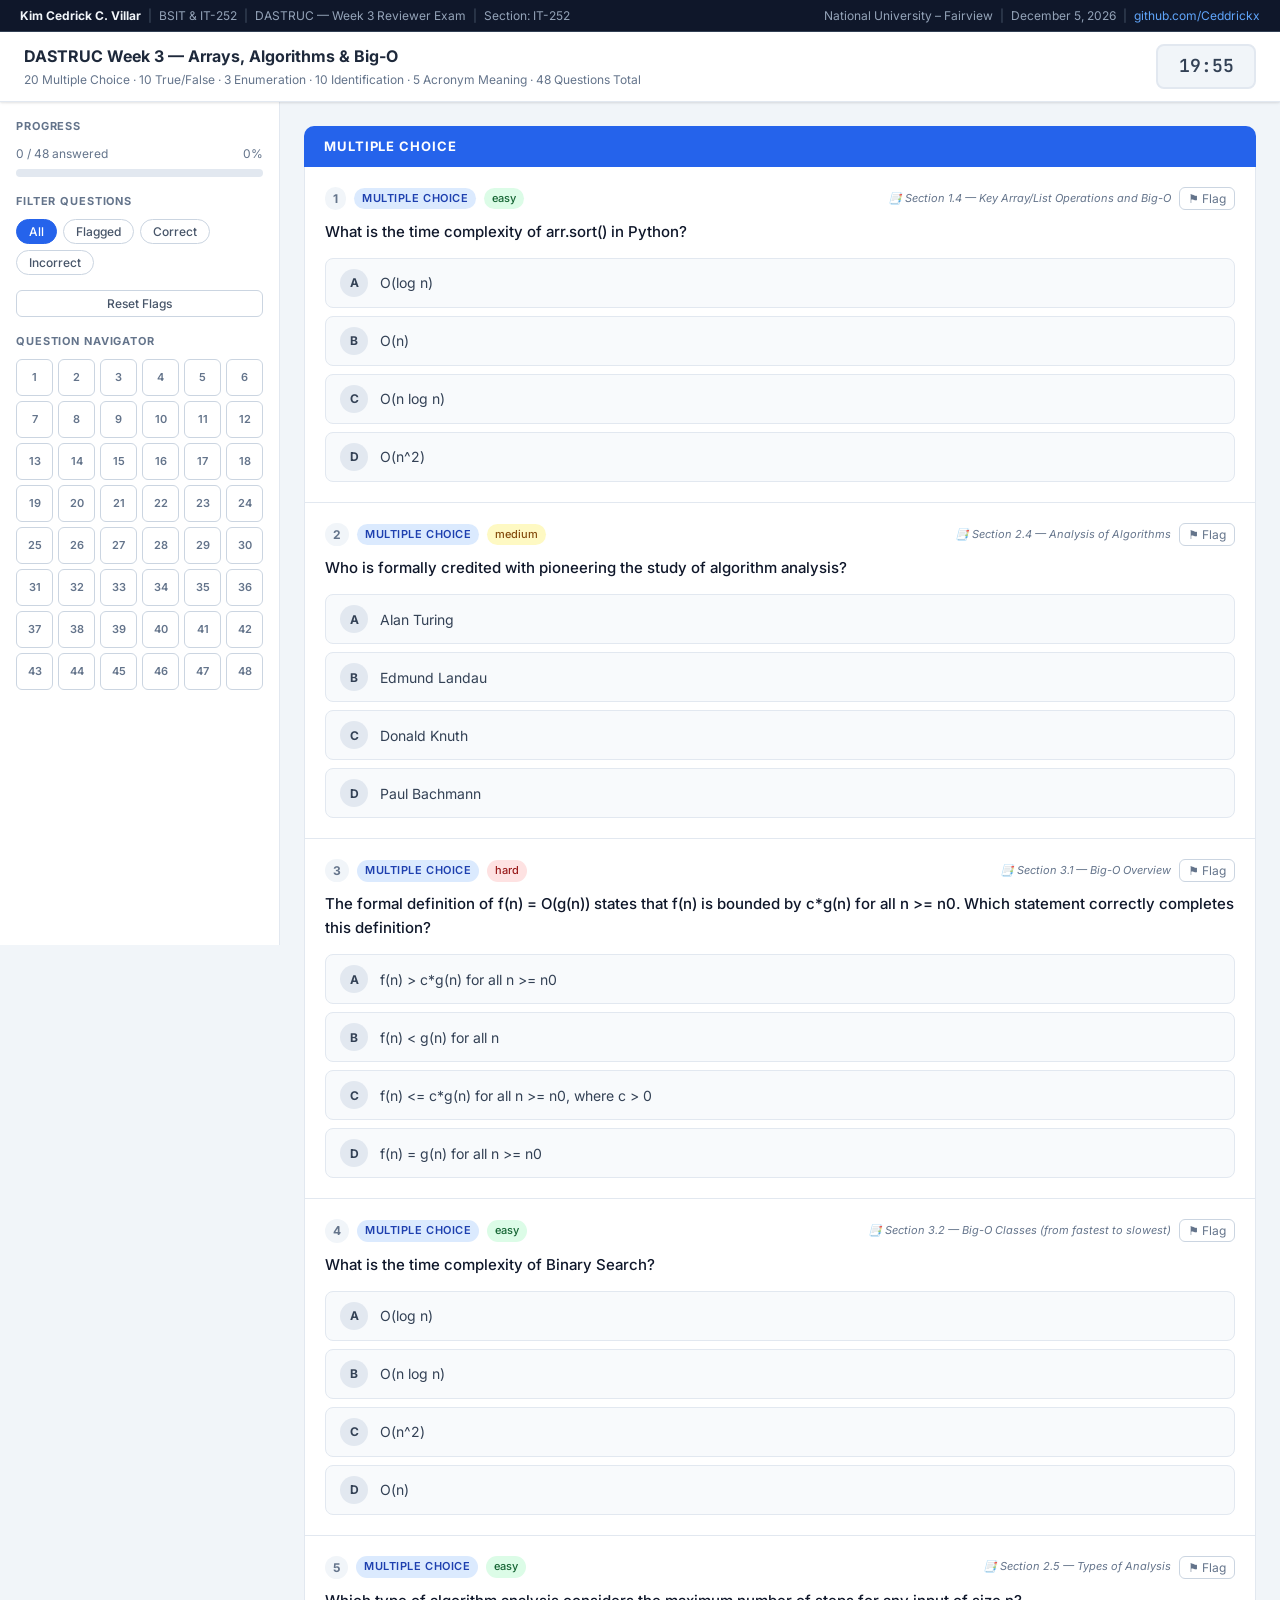
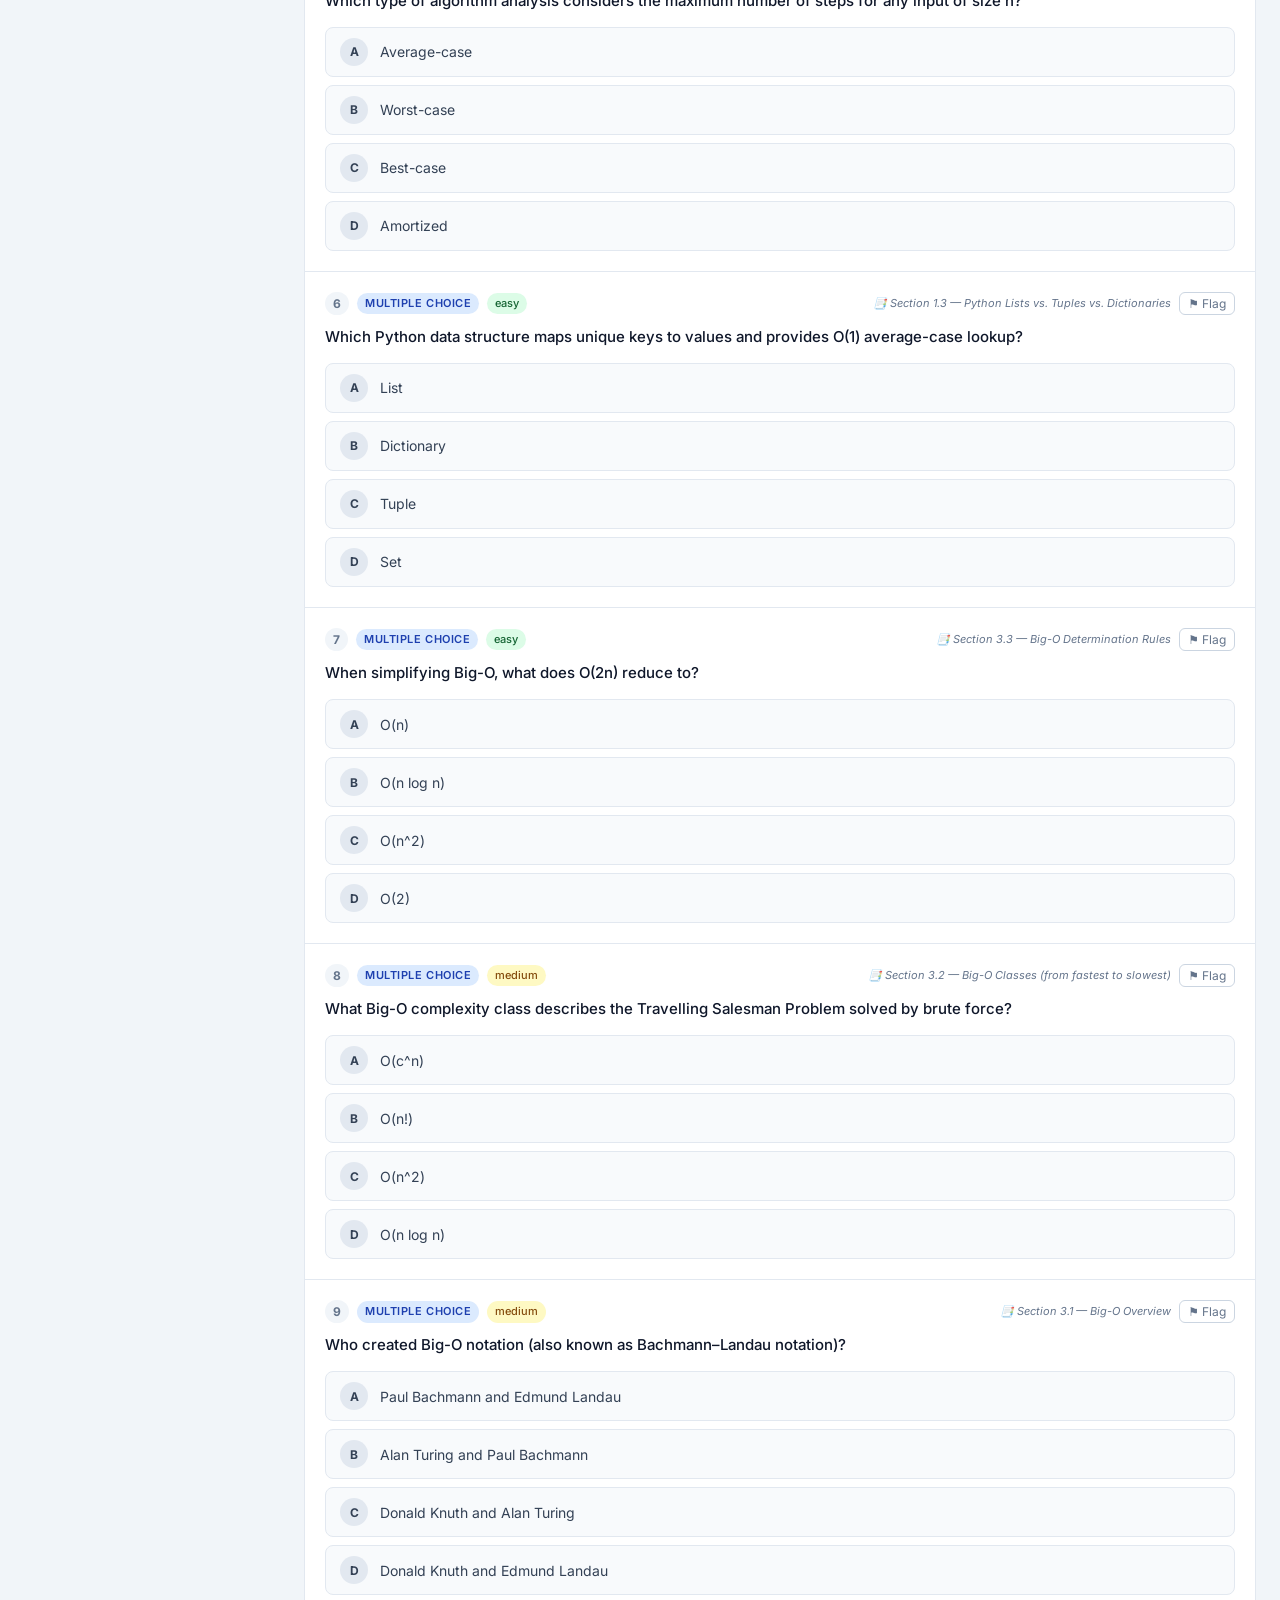
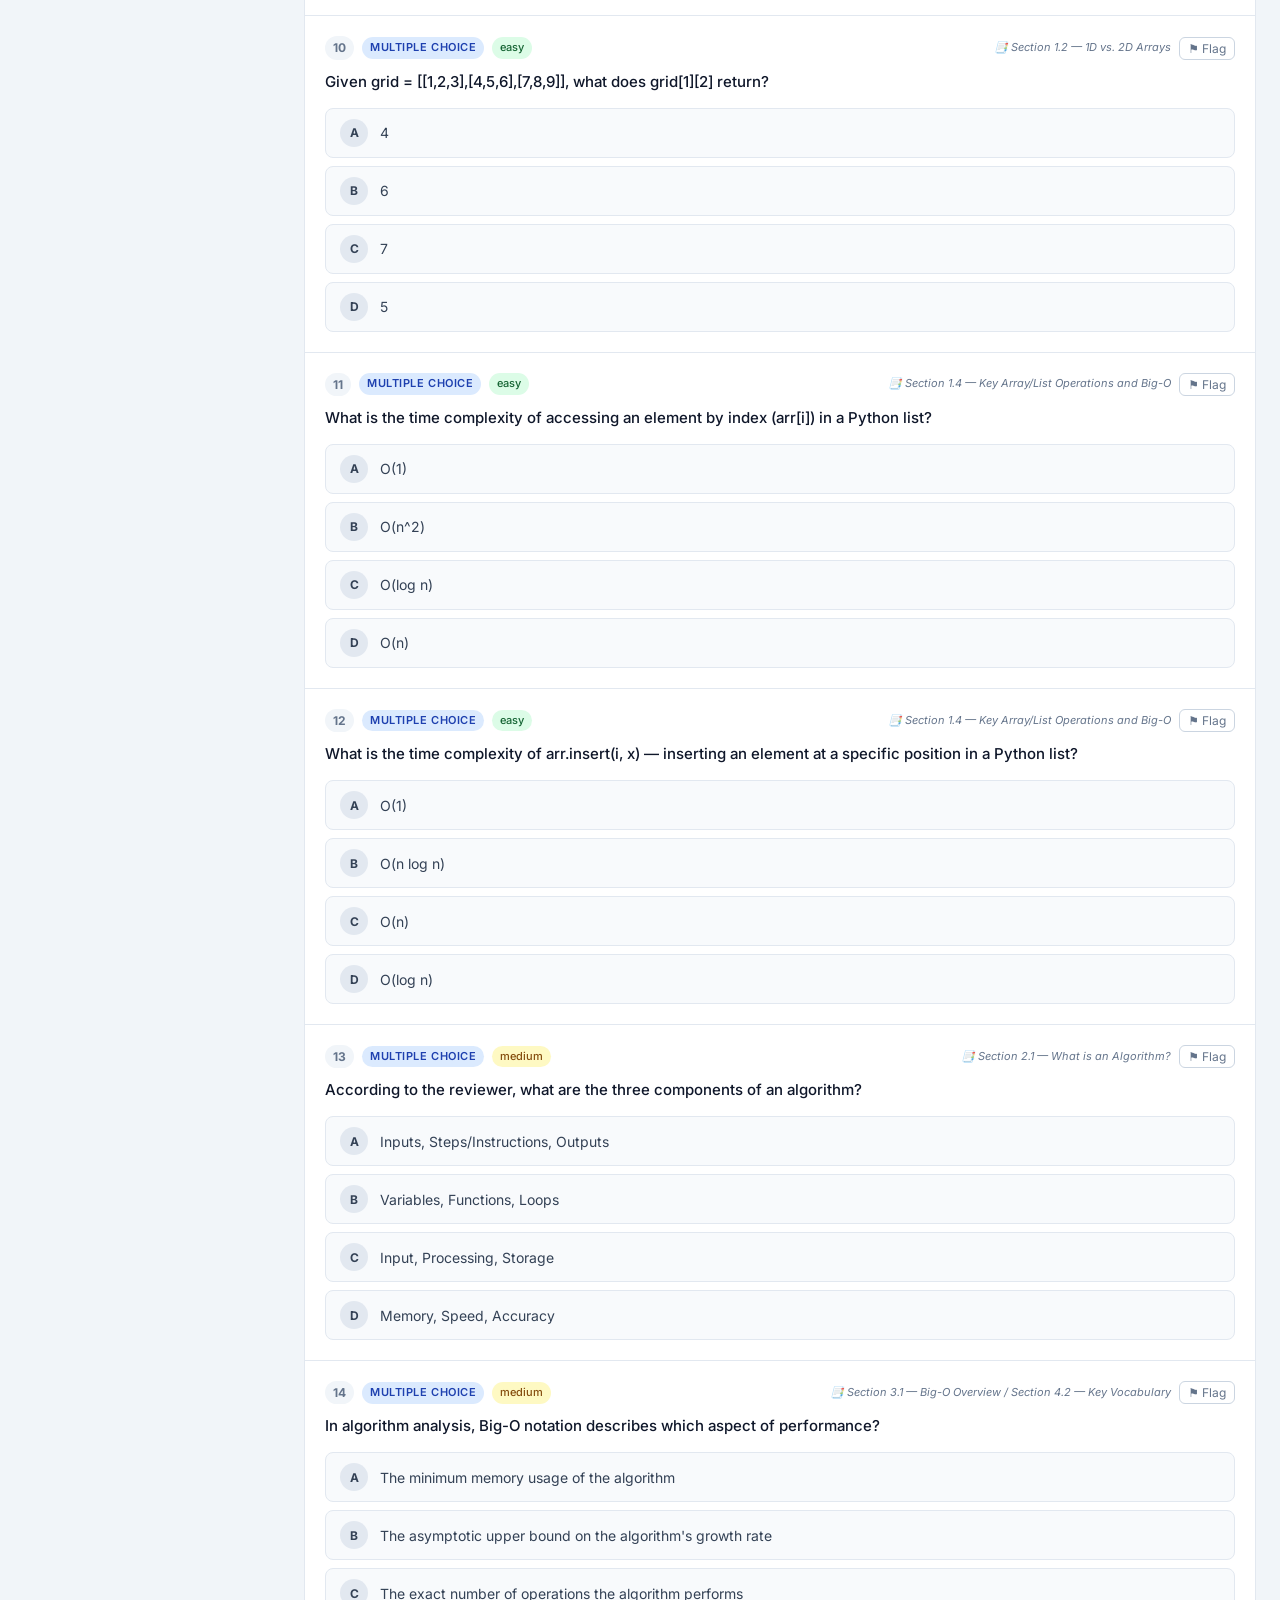
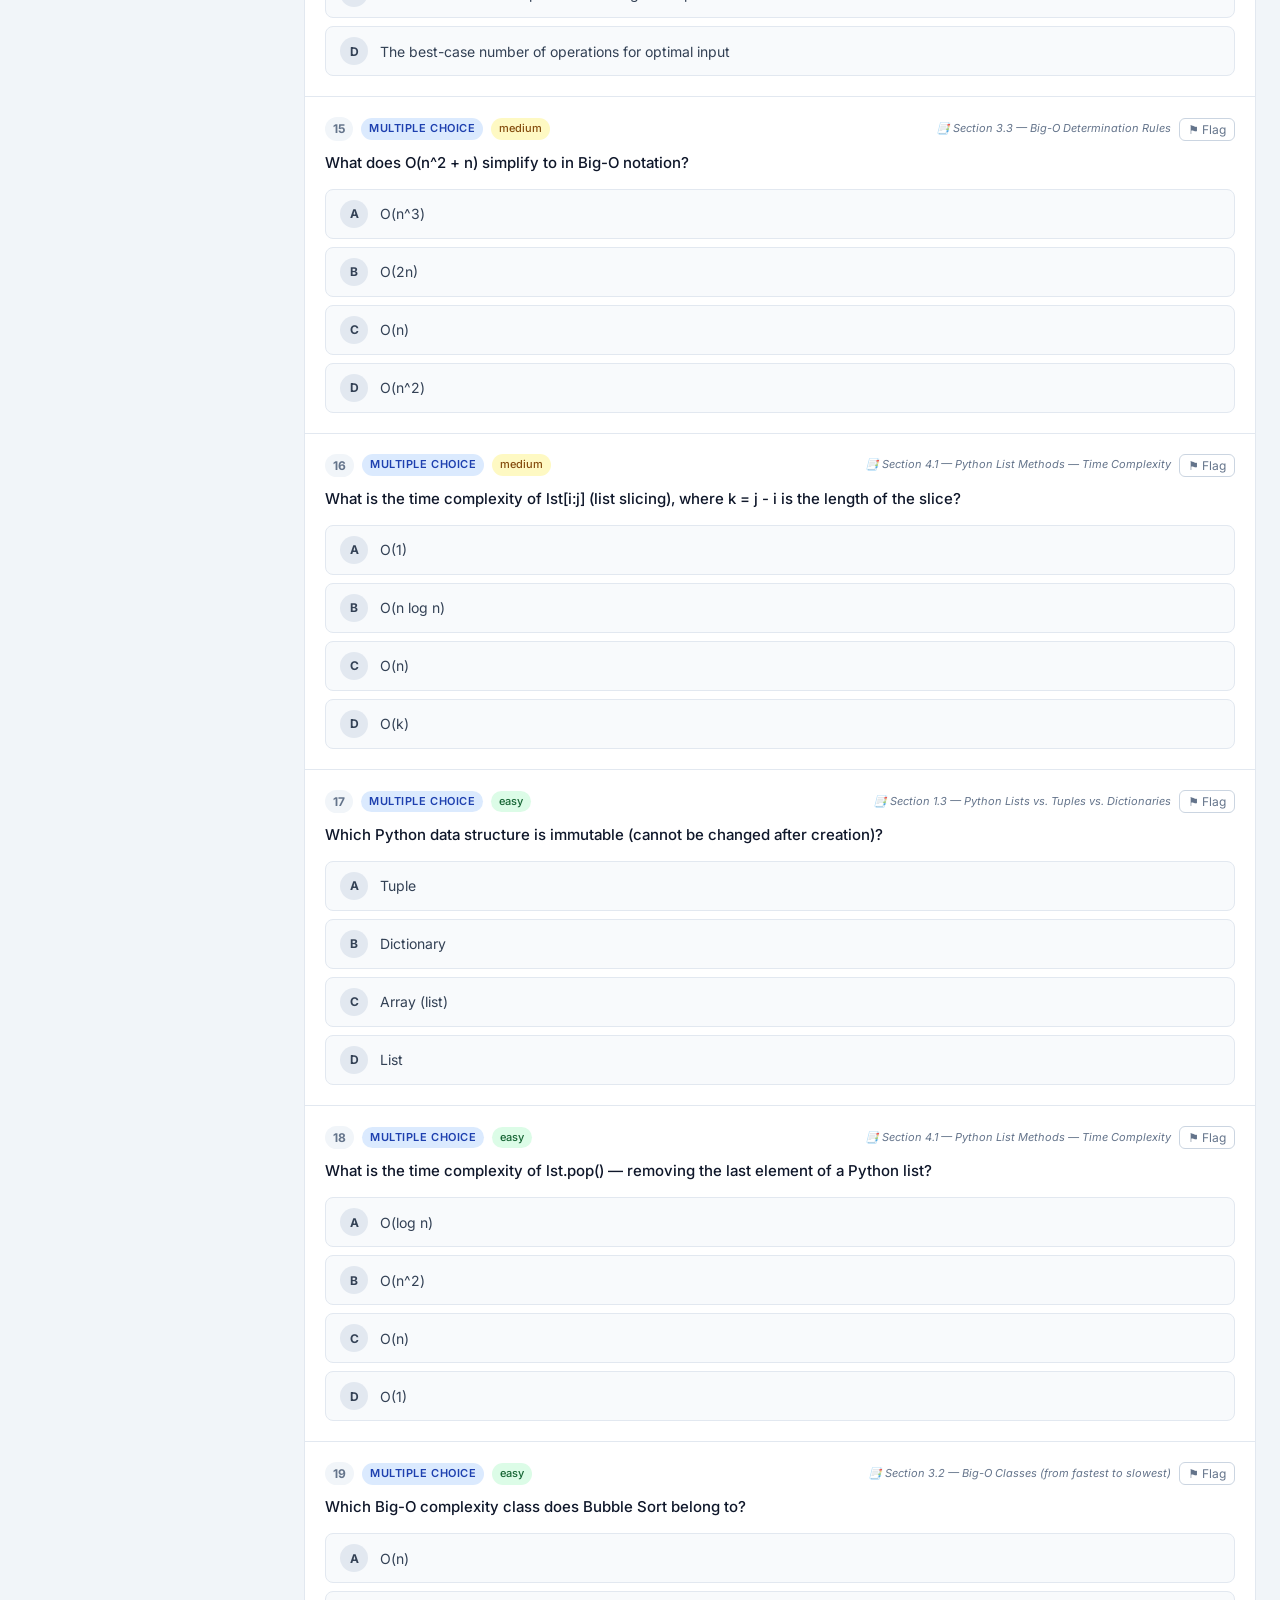
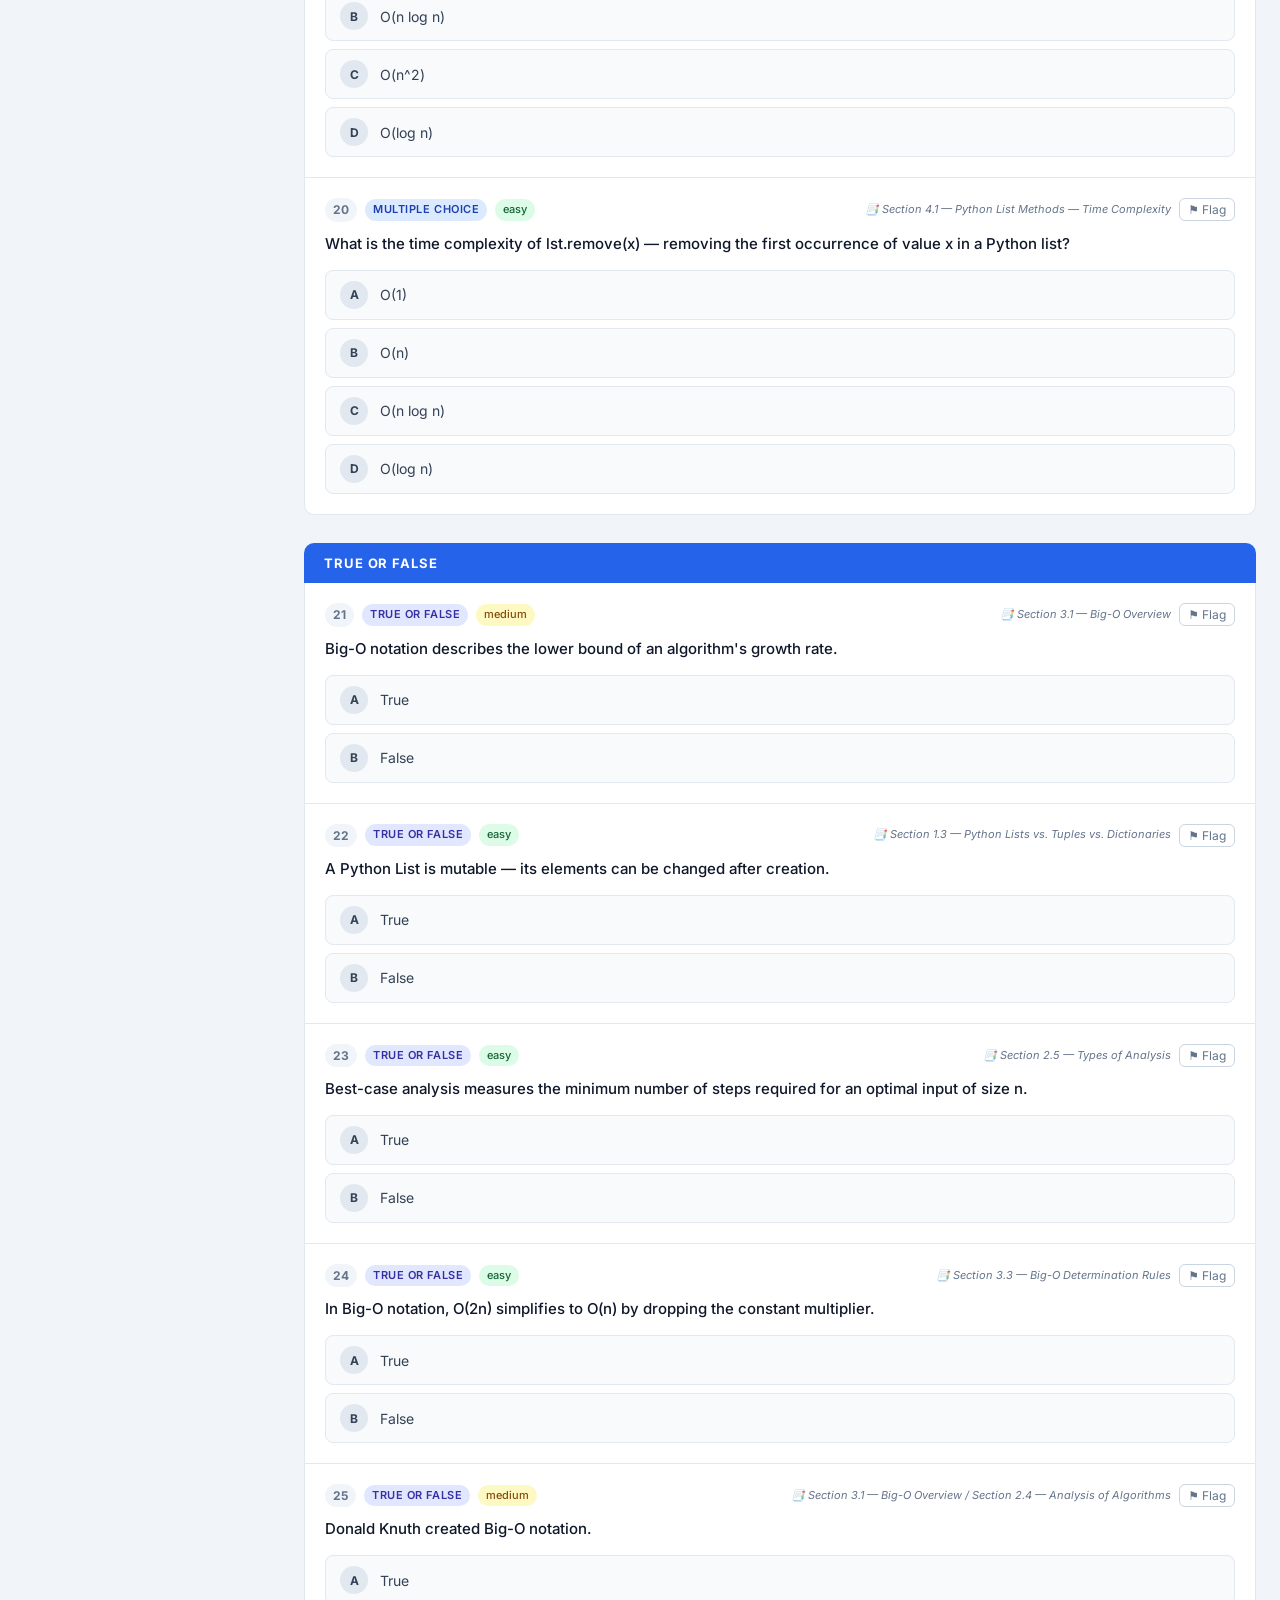
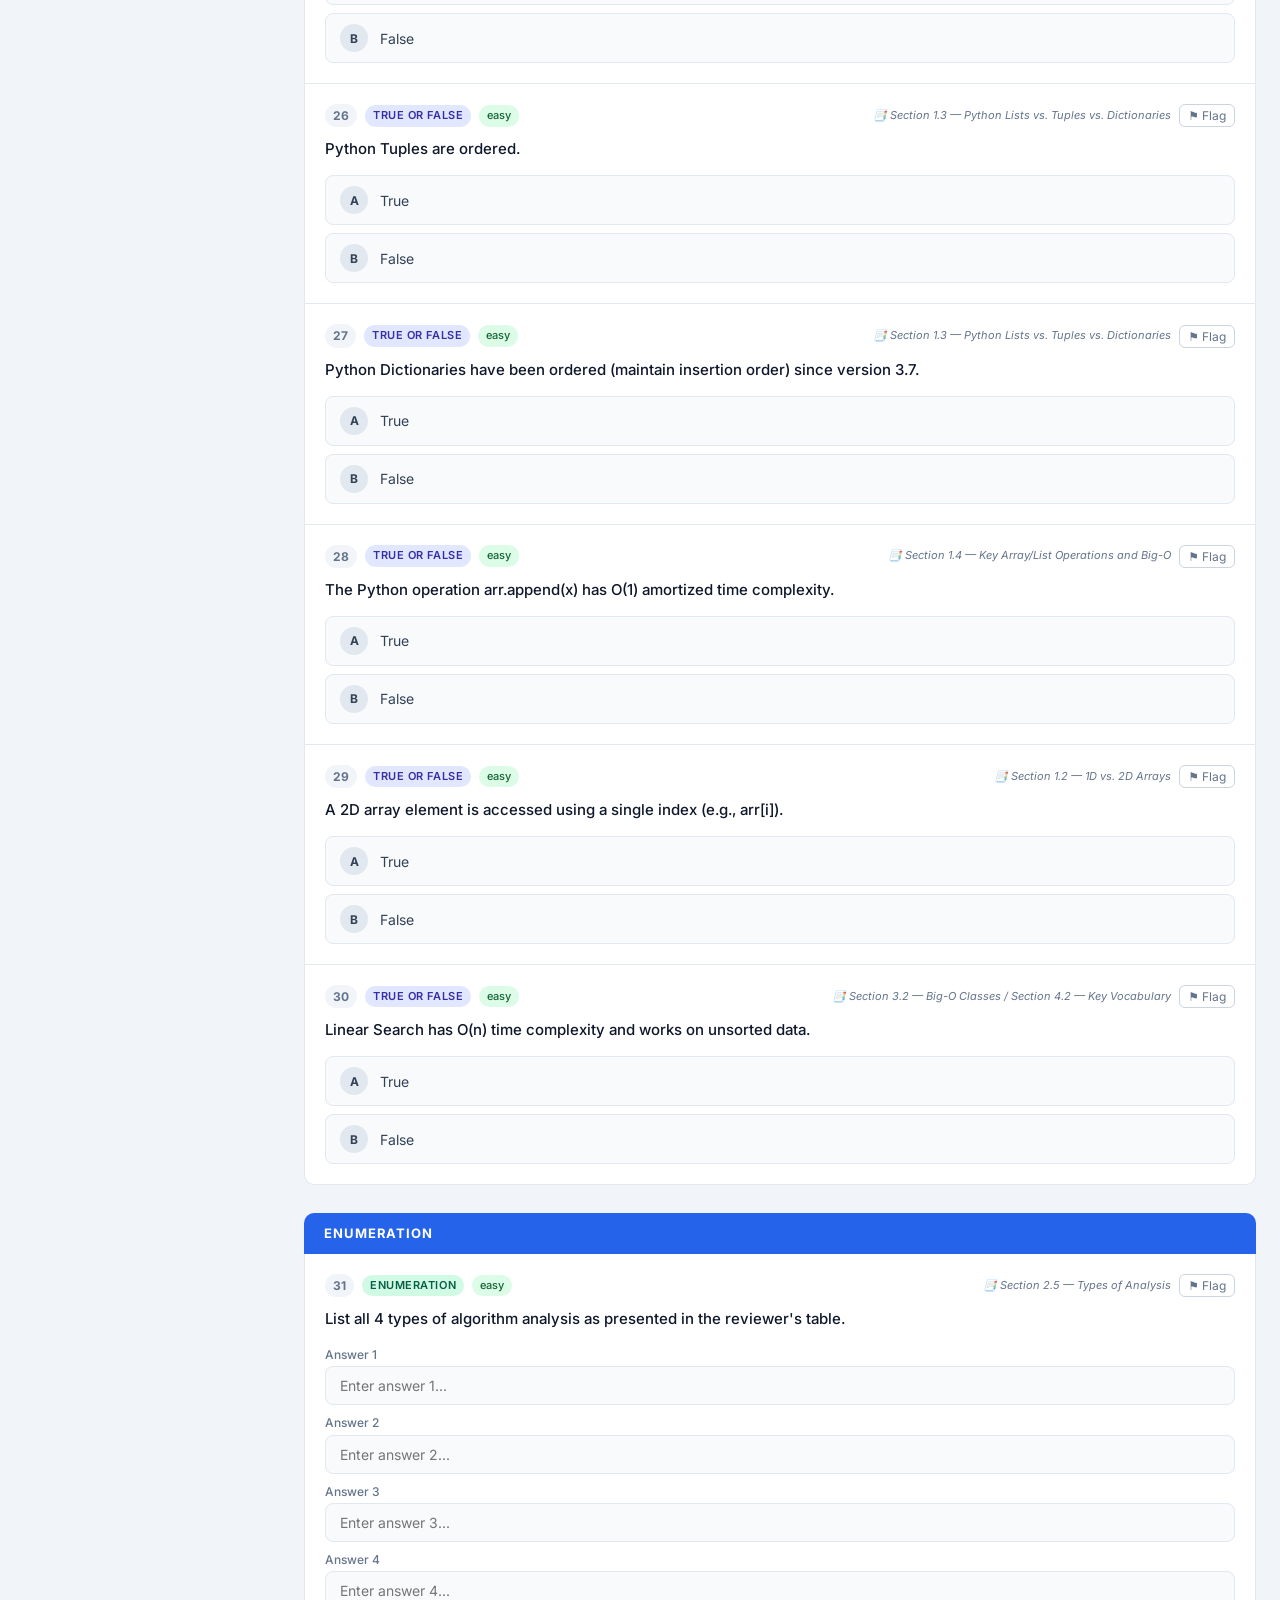
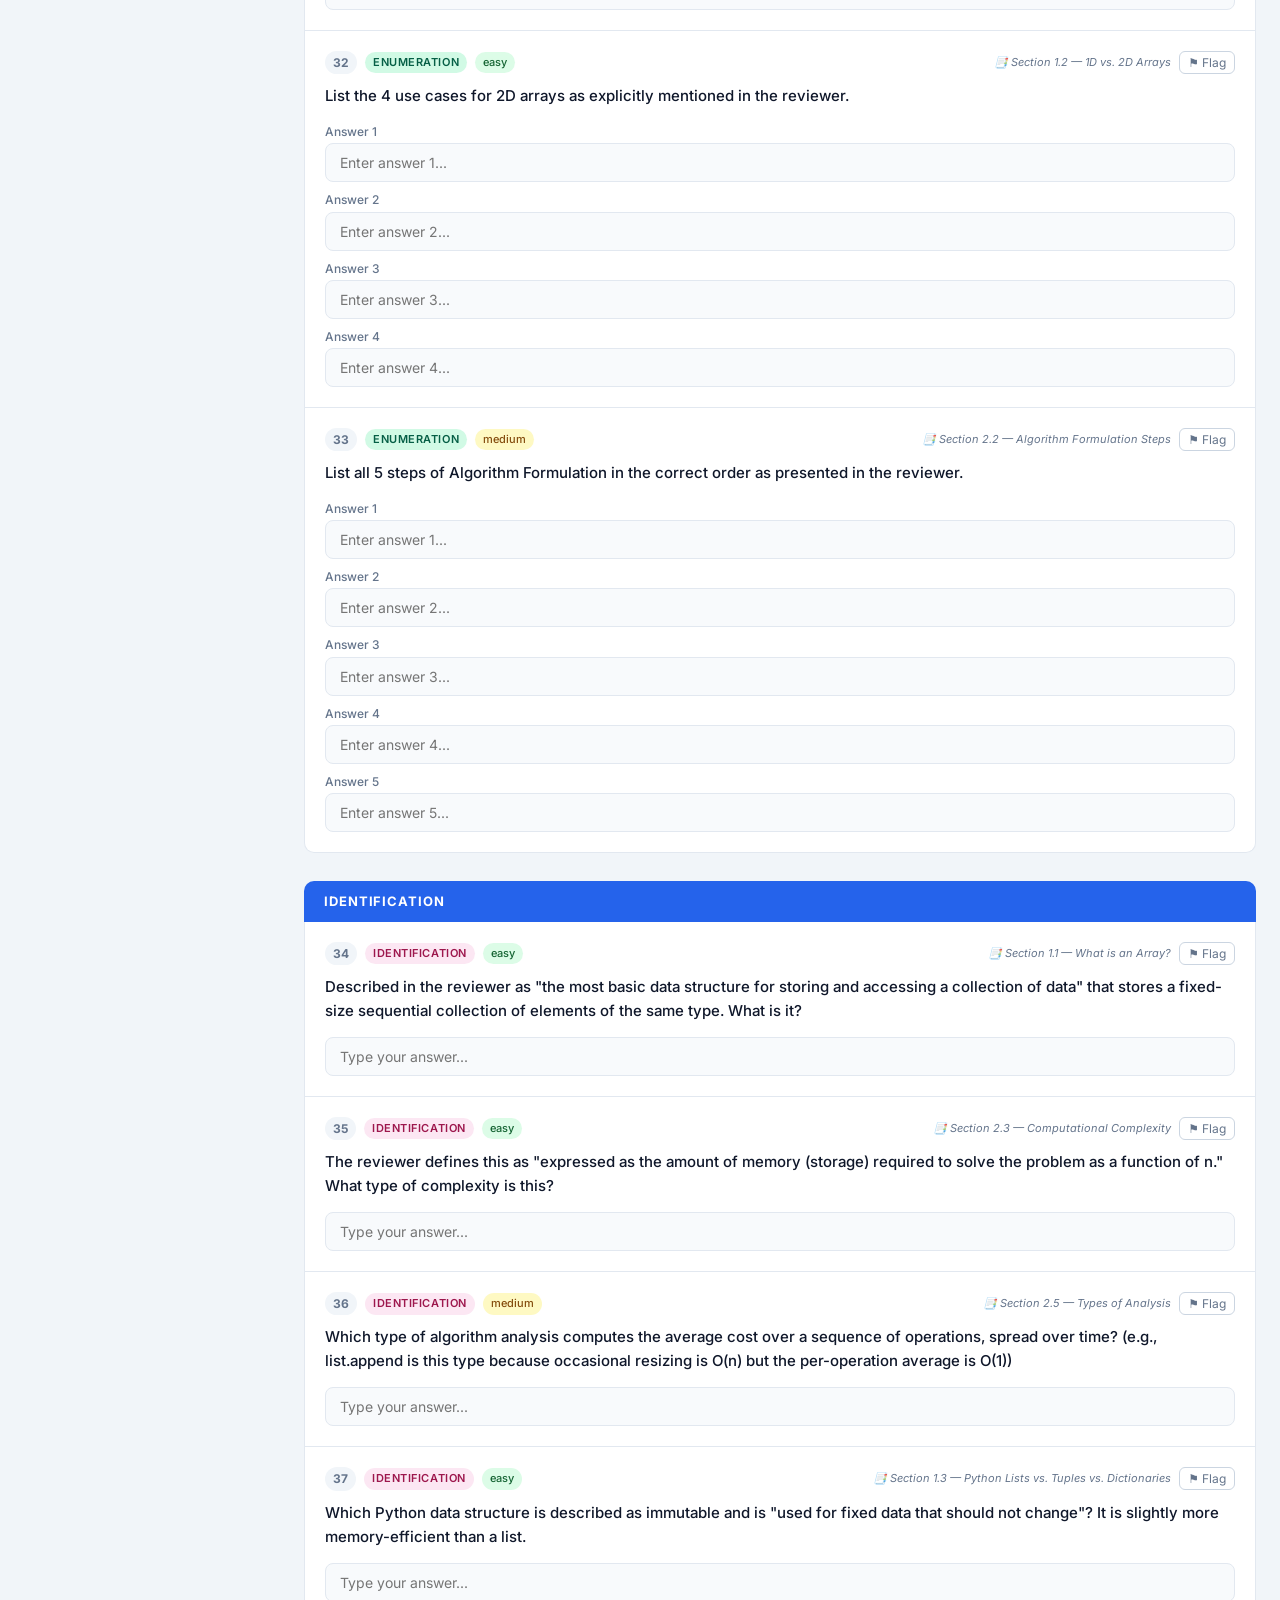
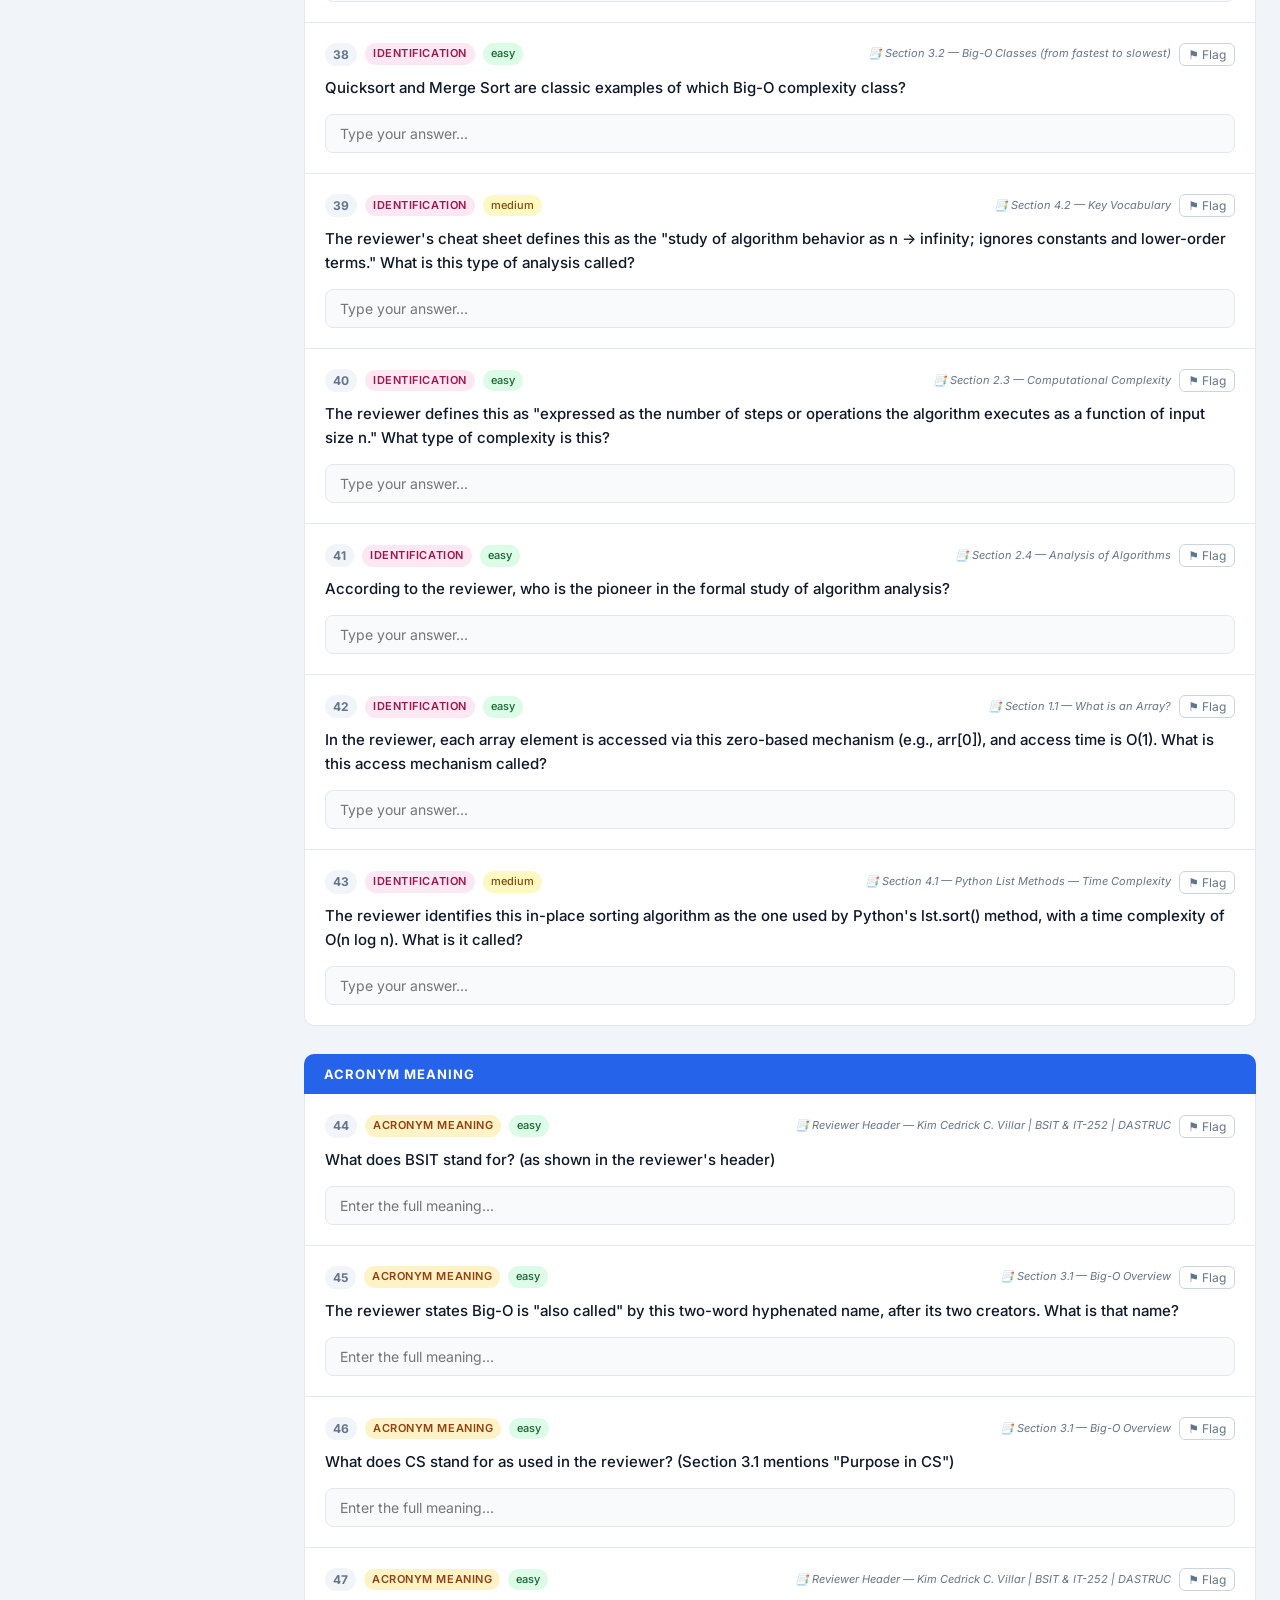
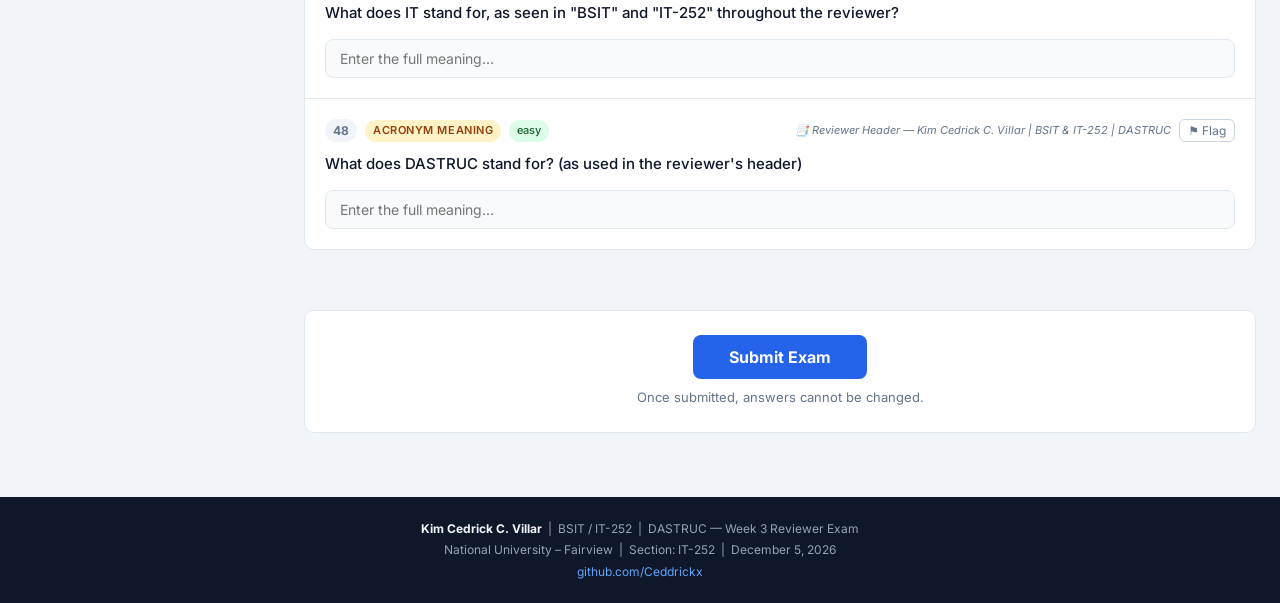
<file: index.html>
<!DOCTYPE html>
<html lang="en">
<head>
<meta charset="UTF-8"/>
<meta name="viewport" content="width=device-width, initial-scale=1.0"/>
<title>DASTRUC Week 3 — Exam | IT-252</title>
<link rel="preconnect" href="https://fonts.googleapis.com"/>
<link href="https://fonts.googleapis.com/css2?family=Inter:wght@300;400;500;600;700&family=JetBrains+Mono:wght@400;500&display=swap" rel="stylesheet"/>
<link rel="stylesheet" href="style.css"/>
</head>
<body>

<div id="credit-bar" aria-label="Course and student information">
  <div>
    <strong>Kim Cedrick C. Villar</strong>
    <span class="credit-sep">|</span>
    <span>BSIT &amp; IT-252</span>
    <span class="credit-sep">|</span>
    <span>DASTRUC — Week 3 Reviewer Exam</span>
    <span class="credit-sep">|</span>
    <span>Section: IT-252</span>
  </div>
  <div>
    <span>National University – Fairview</span>
    <span class="credit-sep">|</span>
    <span id="credit-date"></span>
    <span class="credit-sep">|</span>
    <a href="https://github.com/Ceddrickx" target="_blank" rel="noopener" aria-label="GitHub profile of Kim Cedrick C. Villar">github.com/Ceddrickx</a>
  </div>
</div>

<header id="exam-header">
  <div>
    <div class="header-title">DASTRUC Week 3 — Arrays, Algorithms &amp; Big-O</div>
    <div class="header-sub">20 Multiple Choice · 10 True/False · 3 Enumeration · 10 Identification · 5 Acronym Meaning · 48 Questions Total</div>
  </div>
  <div id="timer-display" aria-live="polite" aria-label="Time remaining">20:00</div>
</header>

<div id="exam-wrapper">
  <aside id="sidebar" aria-label="Exam navigation">
    <div class="progress-wrap">
      <div class="sidebar-section-title">Progress</div>
      <div class="progress-label">
        <span id="progress-text">0 / 48 answered</span>
        <span id="progress-pct">0%</span>
      </div>
      <div class="progress-bar-outer"><div class="progress-bar-inner" id="progress-bar" style="width:0%"></div></div>
    </div>
    <div>
      <div class="sidebar-section-title">Filter Questions</div>
      <div class="filter-btns">
        <button class="filter-btn active" data-filter="all" onclick="setFilter('all')" aria-label="Show all questions">All</button>
        <button class="filter-btn f-flagged" data-filter="flagged" onclick="setFilter('flagged')" aria-label="Show flagged questions">Flagged</button>
        <button class="filter-btn f-correct" data-filter="correct" onclick="setFilter('correct')" aria-label="Show correct questions">Correct</button>
        <button class="filter-btn f-incorrect" data-filter="incorrect" onclick="setFilter('incorrect')" aria-label="Show incorrect questions">Incorrect</button>
      </div>
    </div>
    <div>
      <button id="reset-flags-btn" onclick="resetFlags()" aria-label="Reset all flags">Reset Flags</button>
    </div>
    <div>
      <div class="sidebar-section-title">Question Navigator</div>
      <div class="navigator-grid" id="navigator-grid"></div>
    </div>
  </aside>
  <section id="question-section" aria-label="Exam questions"></section>
</div>

<footer>
  <p><strong>Kim Cedrick C. Villar</strong> &nbsp;|&nbsp; BSIT / IT-252 &nbsp;|&nbsp; DASTRUC — Week 3 Reviewer Exam</p>
  <p>National University – Fairview &nbsp;|&nbsp; Section: IT-252 &nbsp;|&nbsp; <span id="footer-date"></span></p>
  <p><a href="https://github.com/Ceddrickx" target="_blank" rel="noopener">github.com/Ceddrickx</a></p>
</footer>

<script src="exam.js"></script>
</body>
</html>
</file>
<file: style.css>
:root{--primary:#2563eb;--primary-dark:#1d4ed8;--primary-light:#dbeafe;--secondary:#0891b2;--success:#16a34a;--success-light:#dcfce7;--error:#dc2626;--error-light:#fee2e2;--warning:#d97706;--warning-light:#fef3c7;--neutral-50:#f8fafc;--neutral-100:#f1f5f9;--neutral-200:#e2e8f0;--neutral-300:#cbd5e1;--neutral-400:#94a3b8;--neutral-500:#64748b;--neutral-600:#475569;--neutral-700:#334155;--neutral-800:#1e293b;--neutral-900:#0f172a;--card-bg:#ffffff;--body-bg:#f1f5f9;--radius:10px;--radius-sm:6px;--shadow:0 1px 3px rgba(0,0,0,0.08),0 1px 2px rgba(0,0,0,0.05);--shadow-md:0 4px 6px -1px rgba(0,0,0,0.08),0 2px 4px -1px rgba(0,0,0,0.04);--font:'Inter',system-ui,sans-serif;--mono:'JetBrains Mono',monospace}
@media(prefers-color-scheme:dark){:root{--card-bg:#1e293b;--body-bg:#0f172a;--neutral-50:#1e293b;--neutral-100:#1e293b;--neutral-200:#334155;--neutral-300:#475569;--neutral-800:#f1f5f9;--neutral-900:#f8fafc;--primary-light:#1e3a5f;--success-light:#14532d;--error-light:#7f1d1d;--warning-light:#78350f}}
*,*::before,*::after{box-sizing:border-box;margin:0;padding:0}
html{scroll-behavior:smooth}
body{font-family:var(--font);background:var(--body-bg);color:var(--neutral-800);min-height:100vh;font-size:15px;line-height:1.6}
#credit-bar{background:var(--neutral-900);color:var(--neutral-400);font-size:12px;padding:6px 20px;display:flex;flex-wrap:wrap;align-items:center;justify-content:space-between;gap:4px;border-bottom:1px solid var(--neutral-700)}
#credit-bar strong{color:#f1f5f9}
#credit-bar a{color:#60a5fa;text-decoration:none}
#credit-bar a:hover{text-decoration:underline}
.credit-sep{color:var(--neutral-600);margin:0 4px}
#exam-header{background:var(--card-bg);border-bottom:1px solid var(--neutral-200);padding:12px 24px;display:flex;align-items:center;justify-content:space-between;gap:16px;flex-wrap:wrap;box-shadow:var(--shadow);position:sticky;top:0;z-index:100}
.header-title{font-size:16px;font-weight:700;color:var(--neutral-800)}
.header-sub{font-size:12px;color:var(--neutral-500)}
#timer-display{font-family:var(--mono);font-size:18px;font-weight:600;color:var(--neutral-700);background:var(--neutral-100);padding:6px 16px;border-radius:8px;border:2px solid var(--neutral-200);transition:background .3s,border-color .3s,color .3s;min-width:100px;text-align:center}
#timer-display.warn{background:#fef3c7;border-color:#d97706;color:#92400e}
#timer-display.danger{background:#fee2e2;border-color:#dc2626;color:#991b1b;animation:pulse 1s infinite}
@keyframes pulse{0%,100%{opacity:1}50%{opacity:0.7}}
#exam-wrapper{display:grid;grid-template-columns:280px 1fr;gap:0;min-height:calc(100vh - 100px);max-width:1400px;margin:0 auto}
@media(max-width:900px){#exam-wrapper{grid-template-columns:1fr}#sidebar{position:static;width:100%;max-height:none;border-right:none;border-bottom:1px solid var(--neutral-200)}}
#sidebar{background:var(--card-bg);border-right:1px solid var(--neutral-200);padding:16px;position:sticky;top:57px;height:calc(100vh - 57px);overflow-y:auto;display:flex;flex-direction:column;gap:16px}
.sidebar-section-title{font-size:11px;font-weight:700;text-transform:uppercase;letter-spacing:.08em;color:var(--neutral-500);margin-bottom:8px}
.progress-label{display:flex;justify-content:space-between;font-size:12px;color:var(--neutral-500);margin-bottom:6px}
.progress-bar-outer{background:var(--neutral-200);border-radius:99px;height:8px;overflow:hidden}
.progress-bar-inner{height:100%;background:var(--primary);border-radius:99px;transition:width .3s}
.filter-btns{display:flex;flex-wrap:wrap;gap:6px}
.filter-btn{font-size:12px;padding:4px 12px;border-radius:99px;border:1.5px solid var(--neutral-300);background:transparent;color:var(--neutral-600);cursor:pointer;font-family:var(--font);font-weight:500;transition:all .15s}
.filter-btn:hover{border-color:var(--primary);color:var(--primary)}
.filter-btn.active{background:var(--primary);border-color:var(--primary);color:#fff}
.filter-btn.f-correct.active{background:var(--success);border-color:var(--success)}
.filter-btn.f-incorrect.active{background:var(--error);border-color:var(--error)}
.filter-btn.f-flagged.active{background:var(--warning);border-color:var(--warning)}
#reset-flags-btn{font-size:12px;padding:5px 12px;border-radius:6px;border:1.5px solid var(--neutral-300);background:transparent;color:var(--neutral-600);cursor:pointer;font-family:var(--font);font-weight:500;width:100%;transition:all .15s}
#reset-flags-btn:hover{border-color:var(--warning);color:var(--warning)}
.navigator-grid{display:grid;grid-template-columns:repeat(6,1fr);gap:5px}
.nav-btn{aspect-ratio:1;border-radius:6px;border:1.5px solid var(--neutral-300);background:transparent;font-size:11px;font-weight:600;color:var(--neutral-500);cursor:pointer;transition:all .15s;font-family:var(--font);position:relative}
.nav-btn:hover{border-color:var(--primary);color:var(--primary)}
.nav-btn.answered{background:var(--primary-light);border-color:var(--primary);color:var(--primary-dark)}
.nav-btn.flagged::after{content:'';position:absolute;top:2px;right:2px;width:6px;height:6px;border-radius:50%;background:var(--warning)}
.nav-btn.nav-correct{background:var(--success-light);border-color:var(--success);color:var(--success)}
.nav-btn.nav-incorrect{background:var(--error-light);border-color:var(--error);color:var(--error)}
.nav-btn.nav-flagged-correct{background:var(--success-light);border-color:var(--success);color:var(--success)}
.nav-btn.nav-flagged-incorrect{background:var(--error-light);border-color:var(--error);color:var(--error)}
.nav-btn.current{outline:2px solid var(--primary);outline-offset:1px}
#question-section{padding:24px;display:flex;flex-direction:column;gap:0}
#summary-box{background:var(--card-bg);border-radius:var(--radius);border:1px solid var(--neutral-200);padding:24px;margin-bottom:24px;box-shadow:var(--shadow-md)}
.summary-score{font-size:48px;font-weight:700;line-height:1;color:var(--primary);font-family:var(--mono)}
.summary-pct{font-size:20px;color:var(--neutral-500);margin-left:8px}
.summary-badge{display:inline-block;padding:4px 14px;border-radius:99px;font-size:13px;font-weight:700;margin-left:12px}
.badge-pass{background:var(--success-light);color:var(--success)}
.badge-fail{background:var(--error-light);color:var(--error)}
.summary-stats{display:flex;flex-wrap:wrap;gap:20px;margin-top:16px}
.stat-item{display:flex;flex-direction:column}
.stat-label{font-size:11px;text-transform:uppercase;letter-spacing:.07em;color:var(--neutral-500);font-weight:600}
.stat-val{font-size:18px;font-weight:700;color:var(--neutral-800);font-family:var(--mono)}
.summary-section-breakdown{margin-top:16px;border-top:1px solid var(--neutral-200);padding-top:16px}
.breakdown-row{display:flex;justify-content:space-between;align-items:center;padding:6px 0;border-bottom:1px solid var(--neutral-100);font-size:13px}
.breakdown-row:last-child{border-bottom:none}
.retake-btn{margin-top:20px;padding:10px 28px;background:var(--primary);color:#fff;border:none;border-radius:8px;font-size:15px;font-weight:600;cursor:pointer;font-family:var(--font);transition:background .15s}
.retake-btn:hover{background:var(--primary-dark)}
.group-header{background:var(--primary);color:#fff;padding:10px 20px;border-radius:var(--radius) var(--radius) 0 0;font-size:13px;font-weight:700;text-transform:uppercase;letter-spacing:.07em;margin-top:28px}
.group-header:first-of-type{margin-top:0}
.question-card{background:var(--card-bg);border:1px solid var(--neutral-200);border-top:none;padding:20px;transition:border-color .2s,box-shadow .2s;position:relative}
.question-card:last-child{border-radius:0 0 var(--radius) var(--radius)}
.question-card:hover{box-shadow:var(--shadow)}
.question-card.is-flagged{border-left:3px solid var(--warning)}
.question-card.result-correct{border-left:3px solid var(--success);background:#f0fdf4}
.question-card.result-incorrect{border-left:3px solid var(--error);background:#fff5f5}
@media(prefers-color-scheme:dark){.question-card.result-correct{background:#052e16}.question-card.result-incorrect{background:#450a0a}}
.question-meta{display:flex;align-items:center;gap:8px;margin-bottom:10px;flex-wrap:wrap}
.q-number{font-size:12px;font-weight:700;color:var(--neutral-500);background:var(--neutral-100);padding:2px 8px;border-radius:99px}
.q-type-badge{font-size:11px;font-weight:600;padding:2px 8px;border-radius:99px;text-transform:uppercase;letter-spacing:.05em}
.badge-mc{background:#dbeafe;color:#1e40af}
.badge-tf{background:#e0e7ff;color:#3730a3}
.badge-enum{background:#d1fae5;color:#065f46}
.badge-id{background:#fce7f3;color:#9d174d}
.badge-acronym{background:#fef3c7;color:#92400e}
.q-slide-ref{font-size:11px;color:var(--neutral-500);margin-left:auto;font-style:italic}
.q-difficulty{font-size:11px;padding:2px 8px;border-radius:99px;font-weight:500}
.diff-easy{background:#dcfce7;color:#166534}
.diff-medium{background:#fef9c3;color:#854d0e}
.diff-hard{background:#fee2e2;color:#991b1b}
.flag-btn{background:transparent;border:1px solid var(--neutral-300);border-radius:6px;padding:3px 8px;cursor:pointer;font-size:12px;color:var(--neutral-500);transition:all .15s;font-family:var(--font)}
.flag-btn:hover{border-color:var(--warning);color:var(--warning)}
.flag-btn.flagged{background:#fef3c7;border-color:var(--warning);color:var(--warning)}
.question-text{font-size:15px;font-weight:500;color:var(--neutral-900);margin-bottom:14px;line-height:1.6}
@media(prefers-color-scheme:dark){.question-text{color:#f1f5f9}}
.choices-list{display:flex;flex-direction:column;gap:8px}
.choice-btn{display:flex;align-items:center;gap:12px;padding:10px 14px;border:1.5px solid var(--neutral-200);border-radius:8px;background:var(--neutral-50);cursor:pointer;text-align:left;font-family:var(--font);font-size:14px;color:var(--neutral-700);transition:all .15s;width:100%}
.choice-btn:hover:not(:disabled){border-color:var(--primary);background:var(--primary-light);color:var(--primary-dark)}
.choice-btn.selected{border-color:var(--primary);background:var(--primary-light);color:var(--primary-dark)}
.choice-btn:disabled{cursor:default}
.choice-letter{display:inline-flex;align-items:center;justify-content:center;width:28px;height:28px;border-radius:50%;background:var(--neutral-200);font-size:12px;font-weight:700;flex-shrink:0;transition:background .15s}
.choice-btn.selected .choice-letter{background:var(--primary);color:#fff}
.choice-btn.review-correct{border-color:var(--success);background:var(--success-light);color:var(--success)}
.choice-btn.review-correct .choice-letter{background:var(--success);color:#fff}
.choice-btn.review-wrong-selected{border-color:var(--error);background:var(--error-light);color:var(--error)}
.choice-btn.review-wrong-selected .choice-letter{background:var(--error);color:#fff}
.text-input-wrap{margin-top:4px}
.answer-input{width:100%;padding:10px 14px;border:1.5px solid var(--neutral-200);border-radius:8px;font-family:var(--font);font-size:14px;background:var(--neutral-50);color:var(--neutral-800);transition:border-color .15s}
.answer-input:focus{outline:none;border-color:var(--primary);background:var(--card-bg)}
.answer-input:disabled{opacity:.7;cursor:default}
.enum-input-wrap{display:flex;flex-direction:column;gap:8px}
.enum-item-label{font-size:12px;color:var(--neutral-500);font-weight:500;margin-bottom:2px}
.result-indicator{display:flex;align-items:center;gap:6px;font-size:13px;font-weight:700;margin-top:12px;padding:8px 12px;border-radius:8px}
.result-correct-ind{background:var(--success-light);color:var(--success)}
.result-incorrect-ind{background:var(--error-light);color:var(--error)}
.result-skipped-ind{background:var(--neutral-100);color:var(--neutral-500)}
.correct-answer-box{margin-top:10px;padding:10px 14px;background:var(--success-light);border-left:3px solid var(--success);border-radius:6px;font-size:13px;color:var(--success)}
.explanation-box{margin-top:10px;padding:12px 14px;background:var(--neutral-100);border-radius:8px;font-size:13px;color:var(--neutral-600)}
.explanation-box .exp-title{font-weight:700;font-size:11px;text-transform:uppercase;letter-spacing:.07em;color:var(--neutral-500);margin-bottom:8px}
.exp-row{display:flex;gap:8px;padding:4px 0}
.exp-row.exp-correct-row{color:var(--success);font-weight:600}
.exp-letter{font-weight:700;min-width:20px;flex-shrink:0}
.enum-review{margin-top:10px;display:flex;flex-direction:column;gap:6px}
.enum-match{padding:6px 12px;border-radius:6px;font-size:13px}
.enum-match.matched{background:var(--success-light);color:var(--success)}
.enum-match.missing{background:var(--warning-light);color:var(--warning)}
.enum-partial-score{font-size:12px;color:var(--neutral-500);margin-top:6px}
.id-review-answer{margin-top:8px}
.id-user-answer{font-size:13px;color:var(--neutral-600);margin-bottom:4px}
#submit-area{margin-top:32px;padding:24px;background:var(--card-bg);border:1px solid var(--neutral-200);border-radius:var(--radius);text-align:center}
#submit-btn{padding:12px 36px;background:var(--primary);color:#fff;border:none;border-radius:8px;font-size:16px;font-weight:700;cursor:pointer;font-family:var(--font);transition:background .15s}
#submit-btn:hover{background:var(--primary-dark)}
#submit-btn:disabled{background:var(--neutral-400);cursor:default}
.submit-note{font-size:13px;color:var(--neutral-500);margin-top:8px}
footer{background:var(--neutral-900);color:var(--neutral-400);text-align:center;padding:20px;font-size:12px;margin-top:40px}
footer strong{color:#f1f5f9}
footer a{color:#60a5fa;text-decoration:none}
footer a:hover{text-decoration:underline}
footer p{margin:2px 0}
.hidden{display:none!important}
.flex{display:flex}
.items-center{align-items:center}
.gap-8{gap:8px}
.mt-8{margin-top:8px}
</file>
